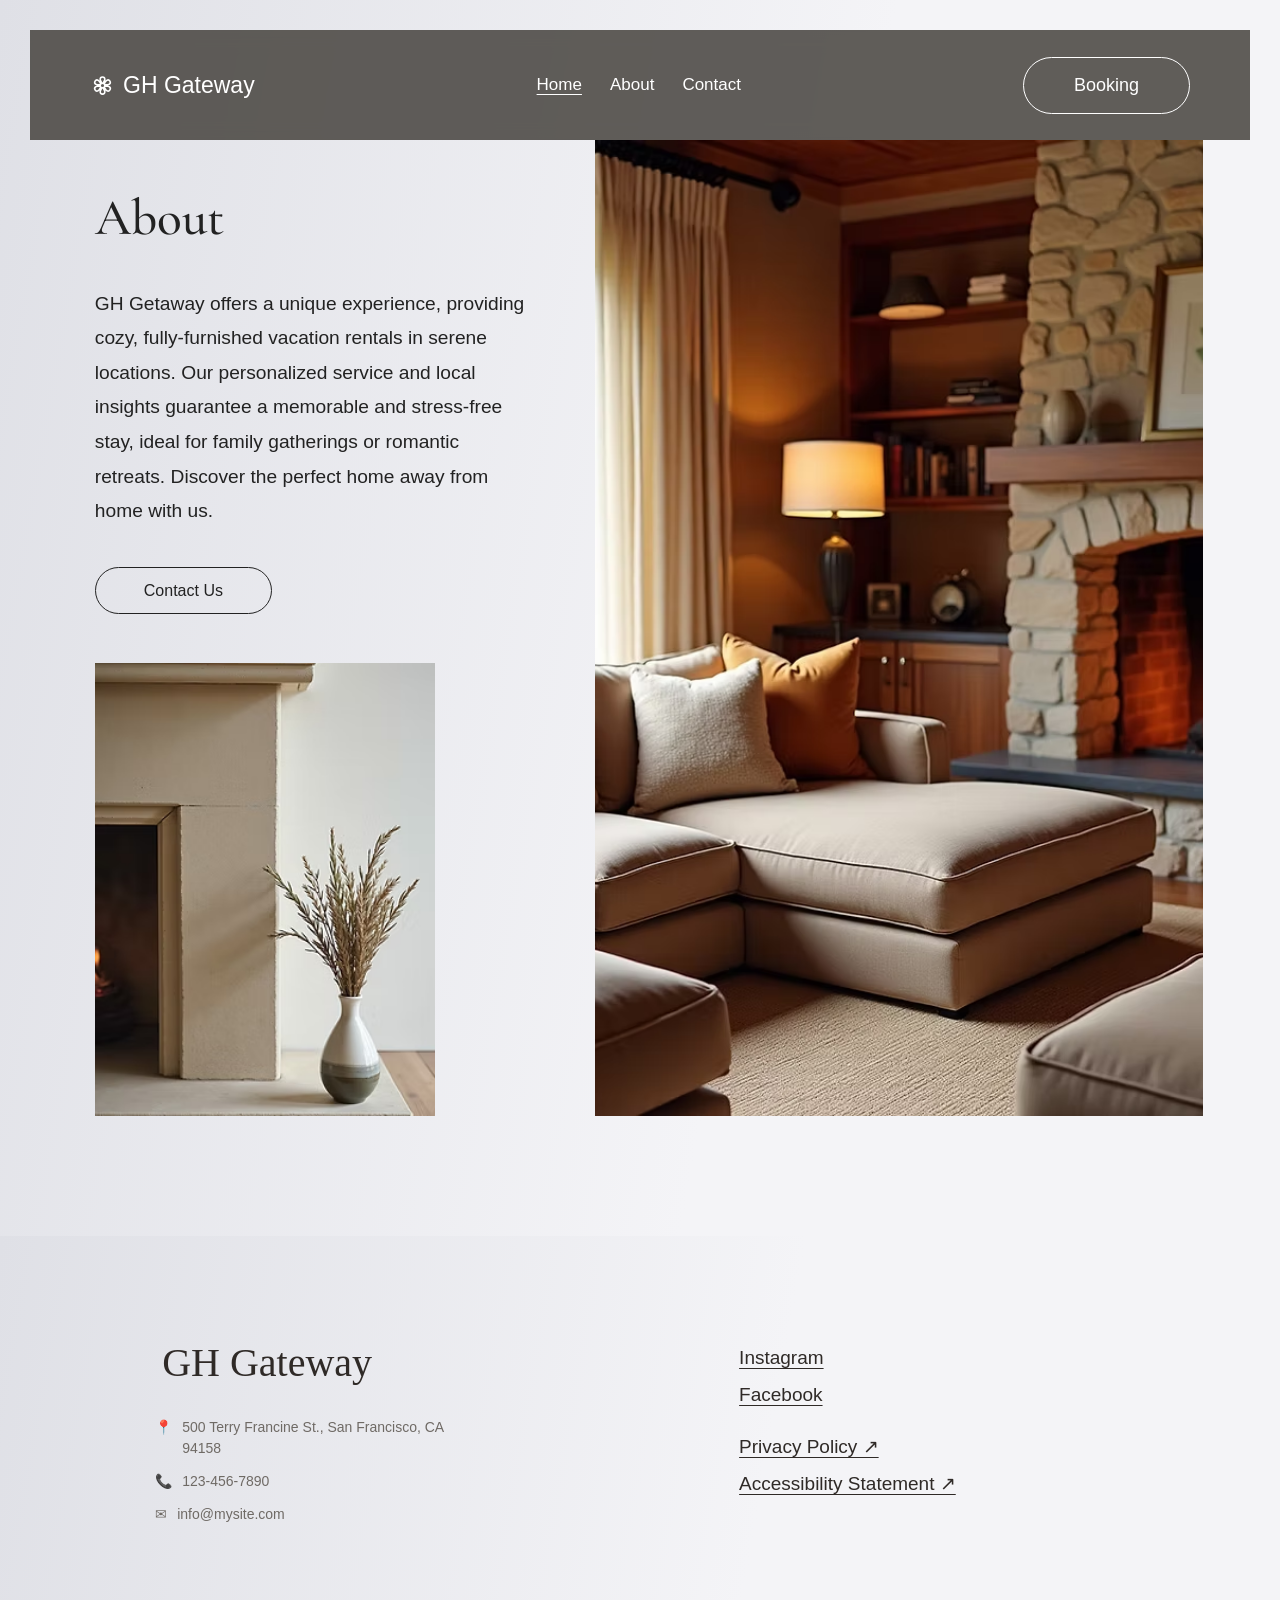
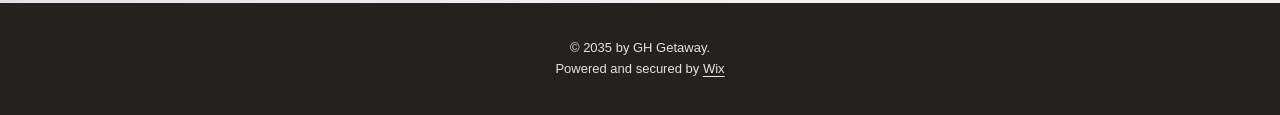
<file: Project/About.html>
<!DOCTYPE html>
<html lang="en">
<head>
    <meta charset="UTF-8">
    <meta name="viewport" content="width=device-width, initial-scale=1.0">
    <title>Document</title>
    <link rel="stylesheet" href="about.css">
    <link rel="preconnect" href="https://fonts.googleapis.com">
    <link rel="preconnect" href="https://fonts.gstatic.com" crossorigin>
    <link href="https://fonts.googleapis.com/css2?family=Cormorant+Garamond:wght@400;500&family=Nunito+Sans:wght@300;400&display=swap" rel="stylesheet">
    <link rel="preconnect" href="https://fonts.googleapis.com">
<link rel="preconnect" href="https://fonts.gstatic.com" crossorigin>
<link href="https://fonts.googleapis.com/css2?family=Wix+Madefor+Text:ital,wght@0,400..800;1,400..800&display=swap" rel="stylesheet">
</head>
<body>
  <header class="hero">

            <nav class="navbar">
                <a class="brand" href="#">
                    <svg xmlns="http://www.w3.org/2000/svg" width="25" height="25" fill="currentColor"
                        class="bi bi-flower3" viewBox="0 0 16 16">
                        <path
                            d="M11.424 8c.437-.052.811-.136 1.04-.268a2 2 0 0 0-2-3.464c-.229.132-.489.414-.752.767C9.886 4.63 10 4.264 10 4a2 2 0 1 0-4 0c0 .264.114.63.288 1.035-.263-.353-.523-.635-.752-.767a2 2 0 0 0-2 3.464c.229.132.603.216 1.04.268-.437.052-.811.136-1.04.268a2 2 0 1 0 2 3.464c.229-.132.489-.414.752-.767C6.114 11.37 6 11.736 6 12a2 2 0 1 0 4 0c0-.264-.114-.63-.288-1.035.263.353.523.635.752.767a2 2 0 1 0 2-3.464c-.229-.132-.603-.216-1.04-.268M9 4a2 2 0 0 1-.045.205q-.059.2-.183.484a13 13 0 0 1-.637 1.223L8 6.142l-.135-.23a13 13 0 0 1-.637-1.223 4 4 0 0 1-.183-.484A2 2 0 0 1 7 4a1 1 0 1 1 2 0M3.67 5.5a1 1 0 0 1 1.366-.366 2 2 0 0 1 .156.142q.142.15.326.4c.245.333.502.747.742 1.163l.13.232-.265.002a13 13 0 0 1-1.379-.06 4 4 0 0 1-.51-.083 2 2 0 0 1-.2-.064A1 1 0 0 1 3.67 5.5m1.366 5.366a1 1 0 0 1-1-1.732l.047-.02q.055-.02.153-.044.202-.048.51-.083a13 13 0 0 1 1.379-.06q.135 0 .266.002l-.131.232c-.24.416-.497.83-.742 1.163a4 4 0 0 1-.327.4 2 2 0 0 1-.155.142M9 12a1 1 0 0 1-2 0 2 2 0 0 1 .045-.206q.058-.198.183-.483c.166-.378.396-.808.637-1.223L8 9.858l.135.23c.241.415.47.845.637 1.223q.124.285.183.484A1.3 1.3 0 0 1 9 12m3.33-6.5a1 1 0 0 1-.366 1.366 2 2 0 0 1-.2.064q-.202.048-.51.083c-.412.045-.898.061-1.379.06q-.135 0-.266-.002l.131-.232c.24-.416.497-.83.742-1.163a4 4 0 0 1 .327-.4q.07-.074.114-.11l.041-.032a1 1 0 0 1 1.366.366m-1.366 5.366a2 2 0 0 1-.155-.141 4 4 0 0 1-.327-.4A13 13 0 0 1 9.74 9.16l-.13-.232.265-.002c.48-.001.967.015 1.379.06q.308.035.51.083.098.024.153.044l.048.02a1 1 0 1 1-1 1.732zM8 9a1 1 0 1 1 0-2 1 1 0 0 1 0 2" />
                    </svg>
                    GH Gateway
                </a>

                <ul class="nav-links">
                    <li><a class="active" href="http://127.0.0.1:5500/index.html#">Home</a></li>
                    <li><a href="http://127.0.0.1:5500/About.html">About</a></li>
                    <li><a href="./contact.html">Contact</a></li>
                </ul>

                <a class="contact-btn" href="./booking.html">Booking</a>
            </nav>

            

        </header>
    <section class="about" id="about">
    <div class="about-text-col">
        <div class="about-title">
            <h2>About</h2>
        </div>

        <div class="about-text">
            <p>
                GH Getaway offers a unique experience, providing cozy, fully-furnished vacation rentals in serene locations. Our personalized service and local insights guarantee a memorable and stress-free stay, ideal for family gatherings or romantic retreats. Discover the perfect home away from home with us.
            </p>
            <a href="./contact.html" class="learn-btn">Contact Us</a>
        </div>
    </div>
      
    

    <img class="about-img-main" src="./Pictures/88aac0_f7b5c4f60b0544c1839f6f6cf1697376~mv2.avif" alt="Cozy living room with a stone fireplace">
    <img class="about-img-small" src="./Pictures/88aac0_afd1036fc324402a8f8047d02a6c445e~mv2.avif " alt="Fireplace with a vase of dried grass">
     </section>
     
   
  

    <section class="about-section">
      <div class="about-grid">
        <div class="about-info">
          <h2 class="about-heading">GH Gateway</h2>
          <p class="about-copy">
             
          </p>

          <ul class="contact-list">
            <li>
              <span class="contact-icon" aria-hidden="true">&#128205;</span>
              <span>500 Terry Francine St., San Francisco, CA<br>94158</span>
            </li>
            <li>
              <span class="contact-icon" aria-hidden="true">&#128222;</span>
              <a href="tel:1234567890">123-456-7890</a>
            </li>
            <li>
              <span class="contact-icon" aria-hidden="true">&#9993;</span>
              <a href="mailto:info@mysite.com">info@mysite.com</a>
            </li>
          </ul>
        </div>

        <div class="about-links-wrap">
          <nav class="footer_nav" aria-label="Footer">
            <div class="footer_group1">
              <a class="footer3" href="#">Instagram</a>
              <a class="footer4" href="#">Facebook</a>
            </div>
            <div class="footer_group2">
              <a class="footer5" href="#">Privacy Policy &#8599;</a>
              <a class="footer6" href="#">Accessibility Statement &#8599;</a>
            </div>
          </nav>
        </div>
      </div>
    </section>
  </main>

  <section class="about-footer">
    <footer class="footer">
      <div class="footer_bottom">
        <p class="footer_copyright">
          &copy; 2035 by GH Getaway.<br>
          Powered and secured by <a href="#">Wix</a>
        </p>
      </div>
    </footer>
  </section>
</body>
</html>
</file>
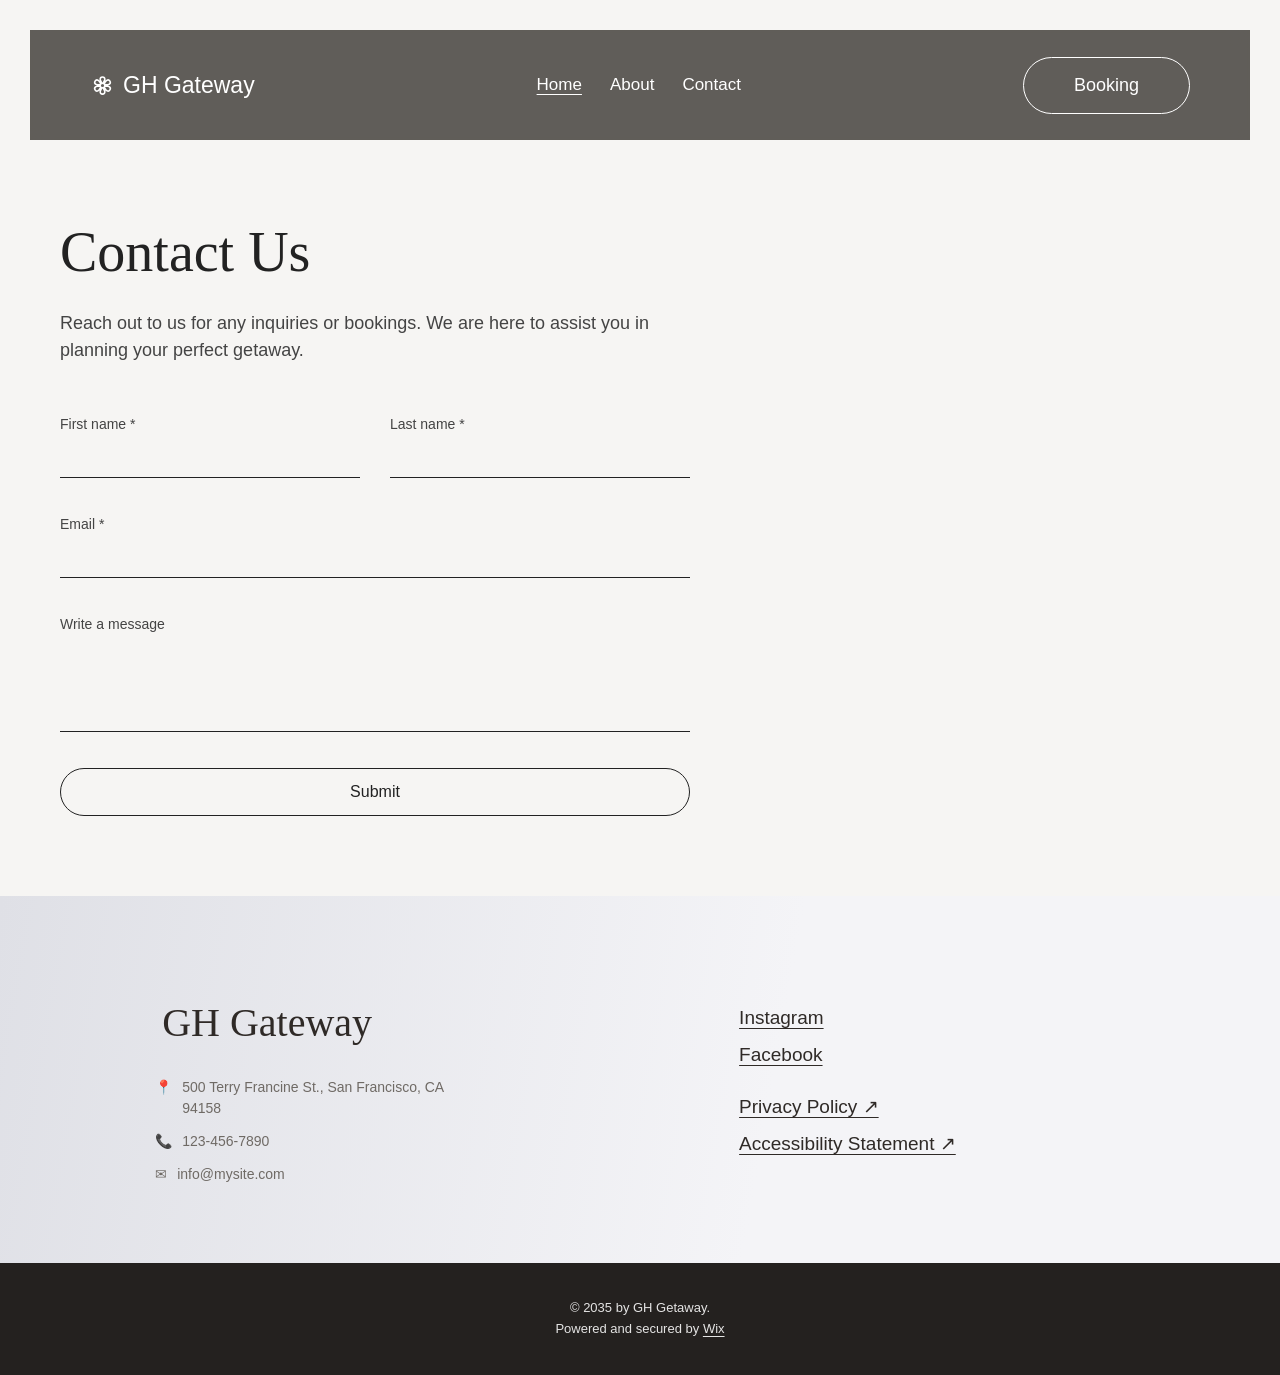
<file: Project/contact.html>
<!DOCTYPE html>
<html lang="en">
<head>
    <meta charset="UTF-8">
    <meta name="viewport" content="width=device-width, initial-scale=1.0">
    <title>Document</title>
    <link rel="stylesheet" href="contact.css">
</head>
<body>
     <header class="hero">

            <nav class="navbar">
                <a class="brand" href="#">
                    <svg xmlns="http://www.w3.org/2000/svg" width="25" height="25" fill="currentColor"
                        class="bi bi-flower3" viewBox="0 0 16 16">
                        <path
                            d="M11.424 8c.437-.052.811-.136 1.04-.268a2 2 0 0 0-2-3.464c-.229.132-.489.414-.752.767C9.886 4.63 10 4.264 10 4a2 2 0 1 0-4 0c0 .264.114.63.288 1.035-.263-.353-.523-.635-.752-.767a2 2 0 0 0-2 3.464c.229.132.603.216 1.04.268-.437.052-.811.136-1.04.268a2 2 0 1 0 2 3.464c.229-.132.489-.414.752-.767C6.114 11.37 6 11.736 6 12a2 2 0 1 0 4 0c0-.264-.114-.63-.288-1.035.263.353.523.635.752.767a2 2 0 1 0 2-3.464c-.229-.132-.603-.216-1.04-.268M9 4a2 2 0 0 1-.045.205q-.059.2-.183.484a13 13 0 0 1-.637 1.223L8 6.142l-.135-.23a13 13 0 0 1-.637-1.223 4 4 0 0 1-.183-.484A2 2 0 0 1 7 4a1 1 0 1 1 2 0M3.67 5.5a1 1 0 0 1 1.366-.366 2 2 0 0 1 .156.142q.142.15.326.4c.245.333.502.747.742 1.163l.13.232-.265.002a13 13 0 0 1-1.379-.06 4 4 0 0 1-.51-.083 2 2 0 0 1-.2-.064A1 1 0 0 1 3.67 5.5m1.366 5.366a1 1 0 0 1-1-1.732l.047-.02q.055-.02.153-.044.202-.048.51-.083a13 13 0 0 1 1.379-.06q.135 0 .266.002l-.131.232c-.24.416-.497.83-.742 1.163a4 4 0 0 1-.327.4 2 2 0 0 1-.155.142M9 12a1 1 0 0 1-2 0 2 2 0 0 1 .045-.206q.058-.198.183-.483c.166-.378.396-.808.637-1.223L8 9.858l.135.23c.241.415.47.845.637 1.223q.124.285.183.484A1.3 1.3 0 0 1 9 12m3.33-6.5a1 1 0 0 1-.366 1.366 2 2 0 0 1-.2.064q-.202.048-.51.083c-.412.045-.898.061-1.379.06q-.135 0-.266-.002l.131-.232c.24-.416.497-.83.742-1.163a4 4 0 0 1 .327-.4q.07-.074.114-.11l.041-.032a1 1 0 0 1 1.366.366m-1.366 5.366a2 2 0 0 1-.155-.141 4 4 0 0 1-.327-.4A13 13 0 0 1 9.74 9.16l-.13-.232.265-.002c.48-.001.967.015 1.379.06q.308.035.51.083.098.024.153.044l.048.02a1 1 0 1 1-1 1.732zM8 9a1 1 0 1 1 0-2 1 1 0 0 1 0 2" />
                    </svg>
                    GH Gateway
                </a>

                <ul class="nav-links">
                    <li><a class="active" href="http://127.0.0.1:5500/index.html#">Home</a></li>
                    <li><a href="http://127.0.0.1:5500/About.html">About</a></li>
                    <li><a href="./contact.html2">Contact</a></li>
                </ul>

                <a class="contact-btn" href="./booking.html">Booking</a>
            </nav>

             

        </header>
    <section class="contact" id="contact">
    <div class="contact-left">
        <h2 class="contact-title">Contact Us</h2>
        <p class="contact-sub">Reach out to us for any inquiries or bookings. We are here to assist you in planning your perfect getaway.</p>

        <form class="contact-form" action="#" method="post">
            <div class="form-row">
                <div class="field">
                    <label for="first-name">First name *</label>
                    <input type="text" id="first-name" name="first-name" required>
                </div>
                <div class="field">
                    <label for="last-name">Last name *</label>
                    <input type="text" id="last-name" name="last-name" required>
                </div>
            </div>

            <div class="field">
                <label for="email">Email *</label>
                <input type="email" id="email" name="email" required>
            </div>

            <div class="field">
                <label for="message">Write a message</label>
                <textarea id="message" name="message" rows="4"></textarea>
            </div>

            <button type="submit" class="btn-submit">Submit</button>
        </form>
    </div>
    </section>
     <section class="about-section">
      <div class="about-grid">
        <div class="about-info">
          <h2 class="about-heading">GH Gateway</h2>
          <p class="about-copy">
             
          </p>

          <ul class="contact-list">
            <li>
              <span class="contact-icon" aria-hidden="true">&#128205;</span>
              <span>500 Terry Francine St., San Francisco, CA<br>94158</span>
            </li>
            <li>
              <span class="contact-icon" aria-hidden="true">&#128222;</span>
              <a href="tel:1234567890">123-456-7890</a>
            </li>
            <li>
              <span class="contact-icon" aria-hidden="true">&#9993;</span>
              <a href="mailto:info@mysite.com">info@mysite.com</a>
            </li>
          </ul>
        </div>

        <div class="about-links-wrap">
          <nav class="footer_nav" aria-label="Footer">
            <div class="footer_group1">
              <a class="footer3" href="#">Instagram</a>
              <a class="footer4" href="#">Facebook</a>
            </div>
            <div class="footer_group2">
              <a class="footer5" href="#">Privacy Policy &#8599;</a>
              <a class="footer6" href="#">Accessibility Statement &#8599;</a>
            </div>
          </nav>
        </div>
      </div>
    </section>
  </main>

  <section class="about-footer">
    <footer class="footer">
      <div class="footer_bottom">
        <p class="footer_copyright">
          &copy; 2035 by GH Getaway.<br>
          Powered and secured by <a href="#">Wix</a>
        </p>
      </div>
    </footer>
  </section>
</body>
</html>
</file>
<file: Project/about.css>
* { box-sizing: border-box; }

html, body {
    margin: 0;
    font-family: 'Jost', sans-serif;
   
}

a { text-decoration: none; color: aliceblue; }

 
 

 
.navbar {
    display: flex;
    align-items: center;
    justify-content: space-between;
    height: 110px;
    margin: 30px;
    padding: 0 60px;
    background: rgba(70, 66, 62, 0.8);
    backdrop-filter: blur(4px);
     
    position: fixed;
    top: 0;
    left: 0;
    right: 0;
    z-index: 1000;
    margin: 30px;
    background: rgba(70, 66, 62, 0.85);
    backdrop-filter: blur(10px);
     

}

.brand {
    font-size: 23px;
    font-weight: 300;
    display: flex;
    align-items: center;
    gap: 8px;
}

.nav-links {
    display: flex;
    gap: 25px;
    list-style: none;
    margin: 0;
    padding: 0;
}

.nav-links a {
    font-size: 17px;
    font-weight: 300;
}

.nav-links a.active { text-decoration: underline; }

.contact-btn {
    border: 1.5px solid white;
    border-radius: 999px;
    padding: 14px 50px;
    font-size: 18px;
    font-weight: 300;
    transition: background 0.2s;
}

.contact-btn:hover { background: rgba(255,255,255,0.15); }

.about {
    display: grid;
    grid-template-columns: 1fr 1.35fr;
    grid-template-areas:
        "text main"
        "small main";
    column-gap: 6%;
    align-items: start;
    padding: 140px 6% 120px;
    background: linear-gradient(100deg, #dfe0e6 0%, #f4f4f7 60%);
    color: #222;
}

.about-text-col { grid-area: text; padding-left: 4%; }

.about-title { padding-top: 40px; }

.about-title h2 {
    font-family: 'Cormorant Garamond', serif;
    font-weight: 500;
    font-size: clamp(40px, 4vw, 64px);
    margin: 0 0 30px;
}

.about-text p {
    font-size: clamp(17px, 1.5vw, 22px);
    font-weight: 300;
    line-height: 1.8;
    max-width: 520px;
    margin: 0 0 50px;
}
 
.about-img-main {
    grid-area: main;
    width: 100%;
    height: 100%;
    min-height: 640px;
    max-height: 1000px;
    object-fit: cover;
    display: block;
}

 
.about-img-small {
    grid-area: small;
    width: min(100%, 340px);
    aspect-ratio: 3 / 4;
    object-fit: cover;
    display: block;
    margin: 60px 0 0 4%;
    align-self: start;
}
.learn-btn{
     width: 100%;
    font-family: "Jost", sans-serif;
    font-size: 16px;
    font-weight: 300;
    color: #222;
    background: transparent;
    border: 1.5px solid #222;
    border-radius: 999px;
    padding: 14px 48px;
    cursor: pointer;
    transition: background 0.2s, color 0.2s;
}
.learn-btn:hover{
    background: #222;
    color: white;
}
 
 
body {
  font-family: "Helvetica Neue", Arial, sans-serif;
  color: #ffffff;
  background-color: #f6f5f3;
  line-height: 1.5;
}

a {
  color: inherit;
  text-decoration: none;
}

 

.nav-links {
  display: flex;
  align-items: center;
  gap: 28px;
  font-size: 14px;
}

.nav-links a.active {
  text-decoration: underline;
  text-underline-offset: 4px;
}

 

 

 
 

.hero-right {
  background-color: #3d2c1e;
  display: flex;
  align-items: center;
  padding: 28px 36px;
}

 

 
.about-section {
  background: linear-gradient(100deg, #dfe0e6 0%, #f4f4f7 60%);
  padding: 64px 9%;
}

.about-grid {
  max-width: 1120px;
  display: grid;
  grid-template-columns: 1.15fr 0.85fr;
  gap: 48px;
  align-items: start;
}

.about-heading {
  font-family: Georgia, "Times New Roman", serif;
  font-size: 40px;
  font-weight: 400;
  color: #2f2a27;
  margin-bottom: 14px;
  margin-left: 47px;
}

.about-copy {
  max-width: 410px;
  font-size: 14px;
  color: #6f6a65;
  margin-bottom: 24px;
}

.contact-list {
  list-style: none;
  display: flex;
  flex-direction: column;
  gap: 12px;
  font-size: 14px;
  color: #6f6a65;
   
}

.contact-list li {
  display: flex;
  align-items: flex-start;
  gap: 10px;
}

.contact-icon {
  flex-shrink: 0;
  font-size: 14px;
  line-height: 1.5;
}

.about-links-wrap {
  padding-top: 44px;
}

.footer_nav {
  display: flex;
  flex-direction: column;
  gap: 24px;
}

.footer_group1,
.footer_group2 {
  display: flex;
  flex-direction: column;
  gap: 8px;
}

.footer3,
.footer4,
.footer5,
.footer6 {
  color: #2f2a27;
  font-size: 19px;
  text-decoration: underline;
  text-underline-offset: 4px;
  text-decoration-thickness: 1px;
  width: fit-content;
}

 
.about-footer {
  background-color: #24211f;
  color: #ffffff;
  padding: 22px 24px;
  text-align: center;
}

.footer_copyright {
  font-size: 13px;
  line-height: 1.6;
  color: rgba(255, 255, 255, 0.88);
}

.footer_copyright a {
  text-decoration: underline;
  text-underline-offset: 3px;
}
</file>
<file: Project/contact.css>
* { box-sizing: border-box; }

html, body {
    margin: 0;
    font-family: 'Jost', sans-serif;
   
}

a { text-decoration: none; color: aliceblue; }

 
 

 
.navbar {
    display: flex;
    align-items: center;
    justify-content: space-between;
    height: 110px;
    margin: 30px;
    padding: 0 60px;
    background: rgba(70, 66, 62, 0.8);
    backdrop-filter: blur(4px);
     
    position: fixed;
    top: 0;
    left: 0;
    right: 0;
    z-index: 1000;
    margin: 30px;
    background: rgba(70, 66, 62, 0.85);
    backdrop-filter: blur(10px);
     

}

.brand {
    font-size: 23px;
    font-weight: 300;
    display: flex;
    align-items: center;
    gap: 8px;
}

.nav-links {
    display: flex;
    gap: 25px;
    list-style: none;
    margin: 0;
    padding: 0;
}

.nav-links a {
    font-size: 17px;
    font-weight: 300;
}

.nav-links a.active { text-decoration: underline; }

.contact-btn {
    border: 1.5px solid white;
    border-radius: 999px;
    padding: 14px 50px;
    font-size: 18px;
    font-weight: 300;
    transition: background 0.2s;
}

.contact-btn:hover { background: rgba(255,255,255,0.15); }

     .contact {
    display: grid;
    grid-template-columns: 1.4fr 1fr;
    gap: 80px;
    padding: 80px 60px;
    background: none;

}

.contact-title {
    font-family: "Cormorant Garamond", Georgia, serif;
    font-size: 56px;
    font-weight: 400;
    color: #222;
    margin: 0 0 16px;
}

.contact-sub {
    font-family: "Jost", sans-serif;
    font-size: 18px;
    font-weight: 300;
    color: #444;
    margin: 0 0 50px;
}

.contact-text {
    font-family: "Jost", sans-serif;
    font-size: 30px;
    font-weight: 300;
    line-height: 1.7;
    color: #444;
    margin: 0;
    align-self: start;
    padding-top: 20px;
}

.contact-form {
    max-width: 640px;
}

.form-row {
    display: grid;
    grid-template-columns: 1fr 1fr;
    gap: 30px;
}

.field {
    display: flex;
    flex-direction: column;
    margin-bottom: 36px;
}

.field label {
    font-family: "Jost", sans-serif;
    font-size: 14px;
    font-weight: 300;
    color: #444;
    margin-bottom: 8px;
}

.field input,
.field textarea {
    font-family: "Jost", sans-serif;
    font-size: 16px;
    font-weight: 300;
    color: #222;
    background: transparent;
    border: none;
    border-bottom: 1.5px solid #222;
    padding: 8px 0;
    outline: none;
    resize: none;
}

.field input:focus,
.field textarea:focus {
    border-bottom-width: 2.5px;
}

.btn-submit {
    width: 100%;
    font-family: "Jost", sans-serif;
    font-size: 16px;
    font-weight: 300;
    color: #222;
    background: transparent;
    border: 1.5px solid #222;
    border-radius: 999px;
    padding: 14px 48px;
    cursor: pointer;
    transition: background 0.2s, color 0.2s;
}

.btn-submit:hover {
    background: #222;
    color: white;
}
body {
  font-family: "Helvetica Neue", Arial, sans-serif;
  color: #ffffff;
  background-color: #f6f5f3;
  line-height: 1.5;
}

a {
  color: inherit;
  text-decoration: none;
}

 

.nav-links {
  display: flex;
  align-items: center;
  gap: 28px;
  font-size: 14px;
}

.nav-links a.active {
  text-decoration: underline;
  text-underline-offset: 4px;
}

 

 

 
 

.hero-right {
  background-color: #3d2c1e;
  display: flex;
  align-items: center;
  padding: 28px 36px;
}

 

 
.about-section {
  background: linear-gradient(100deg, #dfe0e6 0%, #f4f4f7 60%);
  padding: 64px 9%;
}

.about-grid {
  max-width: 1120px;
  display: grid;
  grid-template-columns: 1.15fr 0.85fr;
  gap: 48px;
  align-items: start;
}

.about-heading {
  font-family: Georgia, "Times New Roman", serif;
  font-size: 40px;
  font-weight: 400;
  color: #2f2a27;
  margin-bottom: 14px;
  margin-left: 47px;
}

.about-copy {
  max-width: 410px;
  font-size: 14px;
  color: #6f6a65;
  margin-bottom: 24px;
}

.contact-list {
  list-style: none;
  display: flex;
  flex-direction: column;
  gap: 12px;
  font-size: 14px;
  color: #6f6a65;
   
}

.contact-list li {
  display: flex;
  align-items: flex-start;
  gap: 10px;
}

.contact-icon {
  flex-shrink: 0;
  font-size: 14px;
  line-height: 1.5;
}

.about-links-wrap {
  padding-top: 44px;
}

.footer_nav {
  display: flex;
  flex-direction: column;
  gap: 24px;
}

.footer_group1,
.footer_group2 {
  display: flex;
  flex-direction: column;
  gap: 8px;
}

.footer3,
.footer4,
.footer5,
.footer6 {
  color: #2f2a27;
  font-size: 19px;
  text-decoration: underline;
  text-underline-offset: 4px;
  text-decoration-thickness: 1px;
  width: fit-content;
}

 
.about-footer {
  background-color: #24211f;
  color: #ffffff;
  padding: 22px 24px;
  text-align: center;
}

.footer_copyright {
  font-size: 13px;
  line-height: 1.6;
  color: rgba(255, 255, 255, 0.88);
}

.footer_copyright a {
  text-decoration: underline;
  text-underline-offset: 3px;
}
 
body {
  padding-top: 130px;  
}
 
.contact-section {
  padding-top: 130px;
}
</file>
